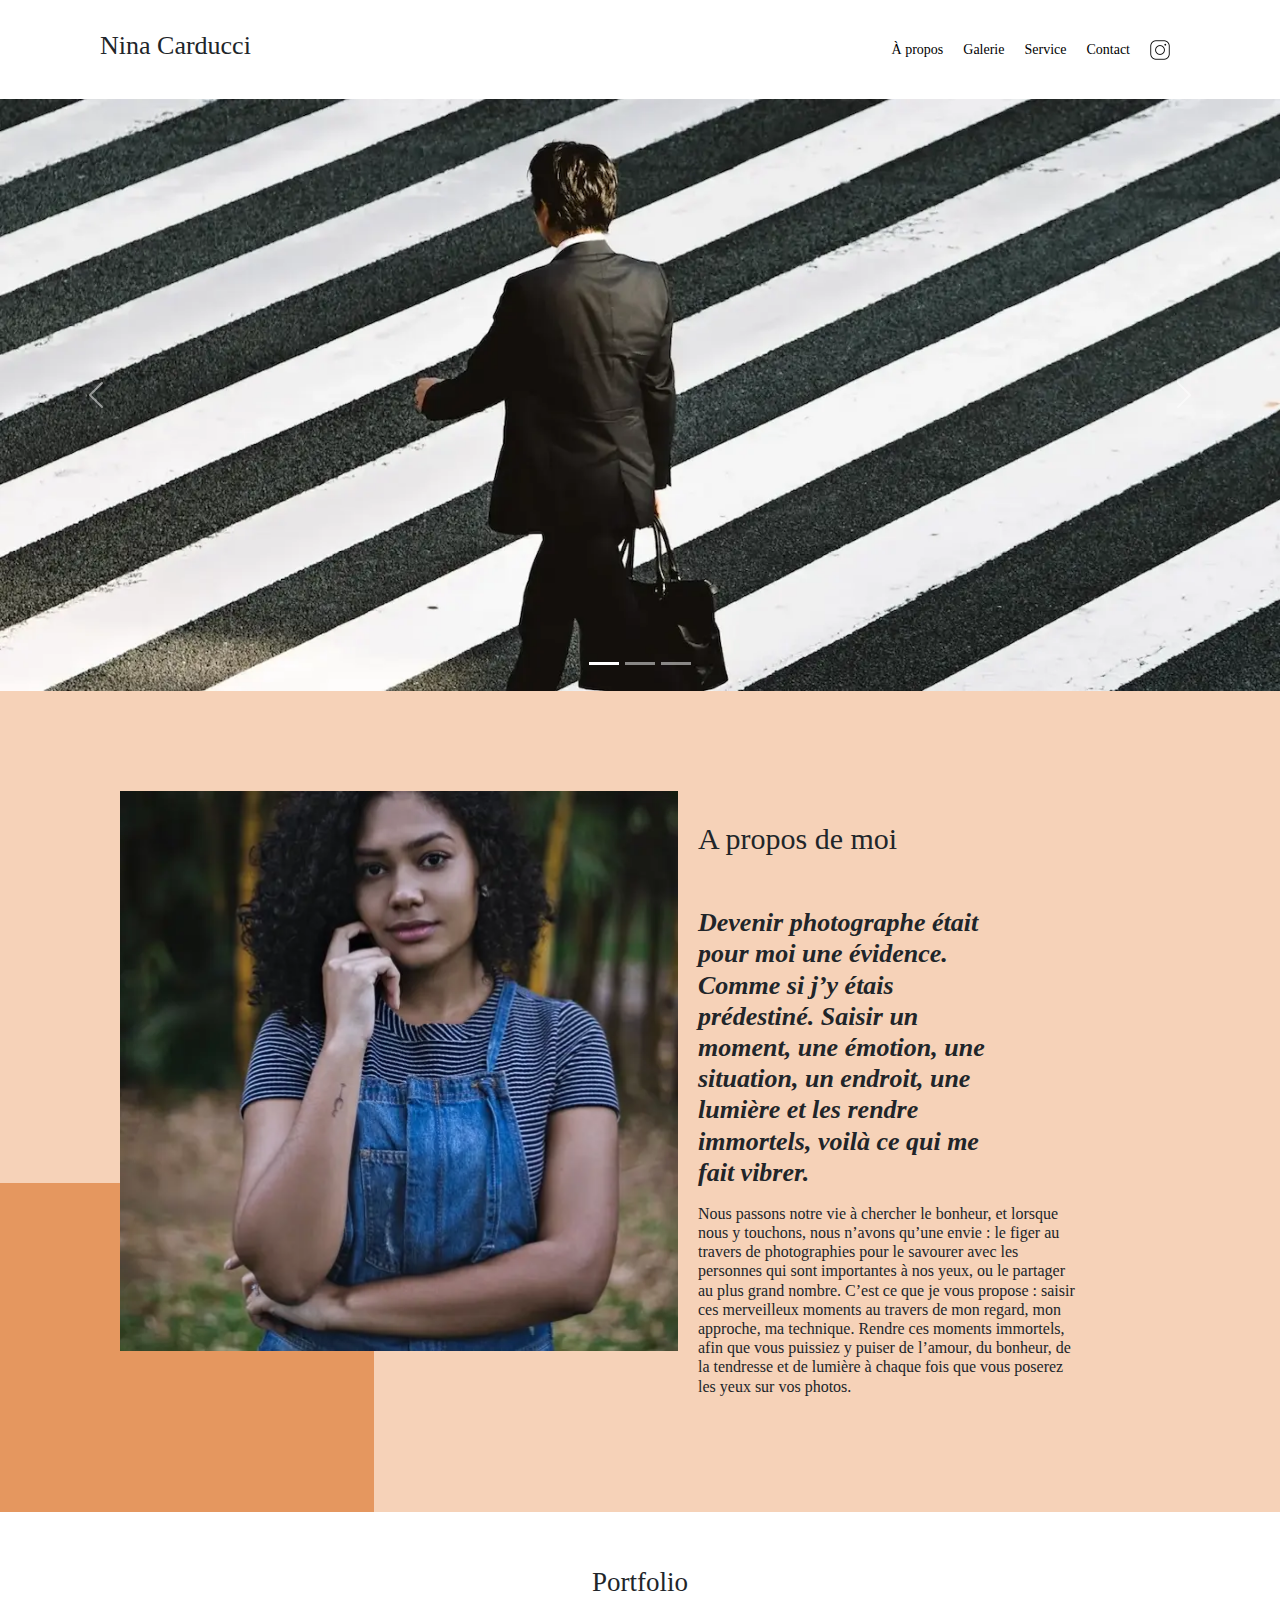
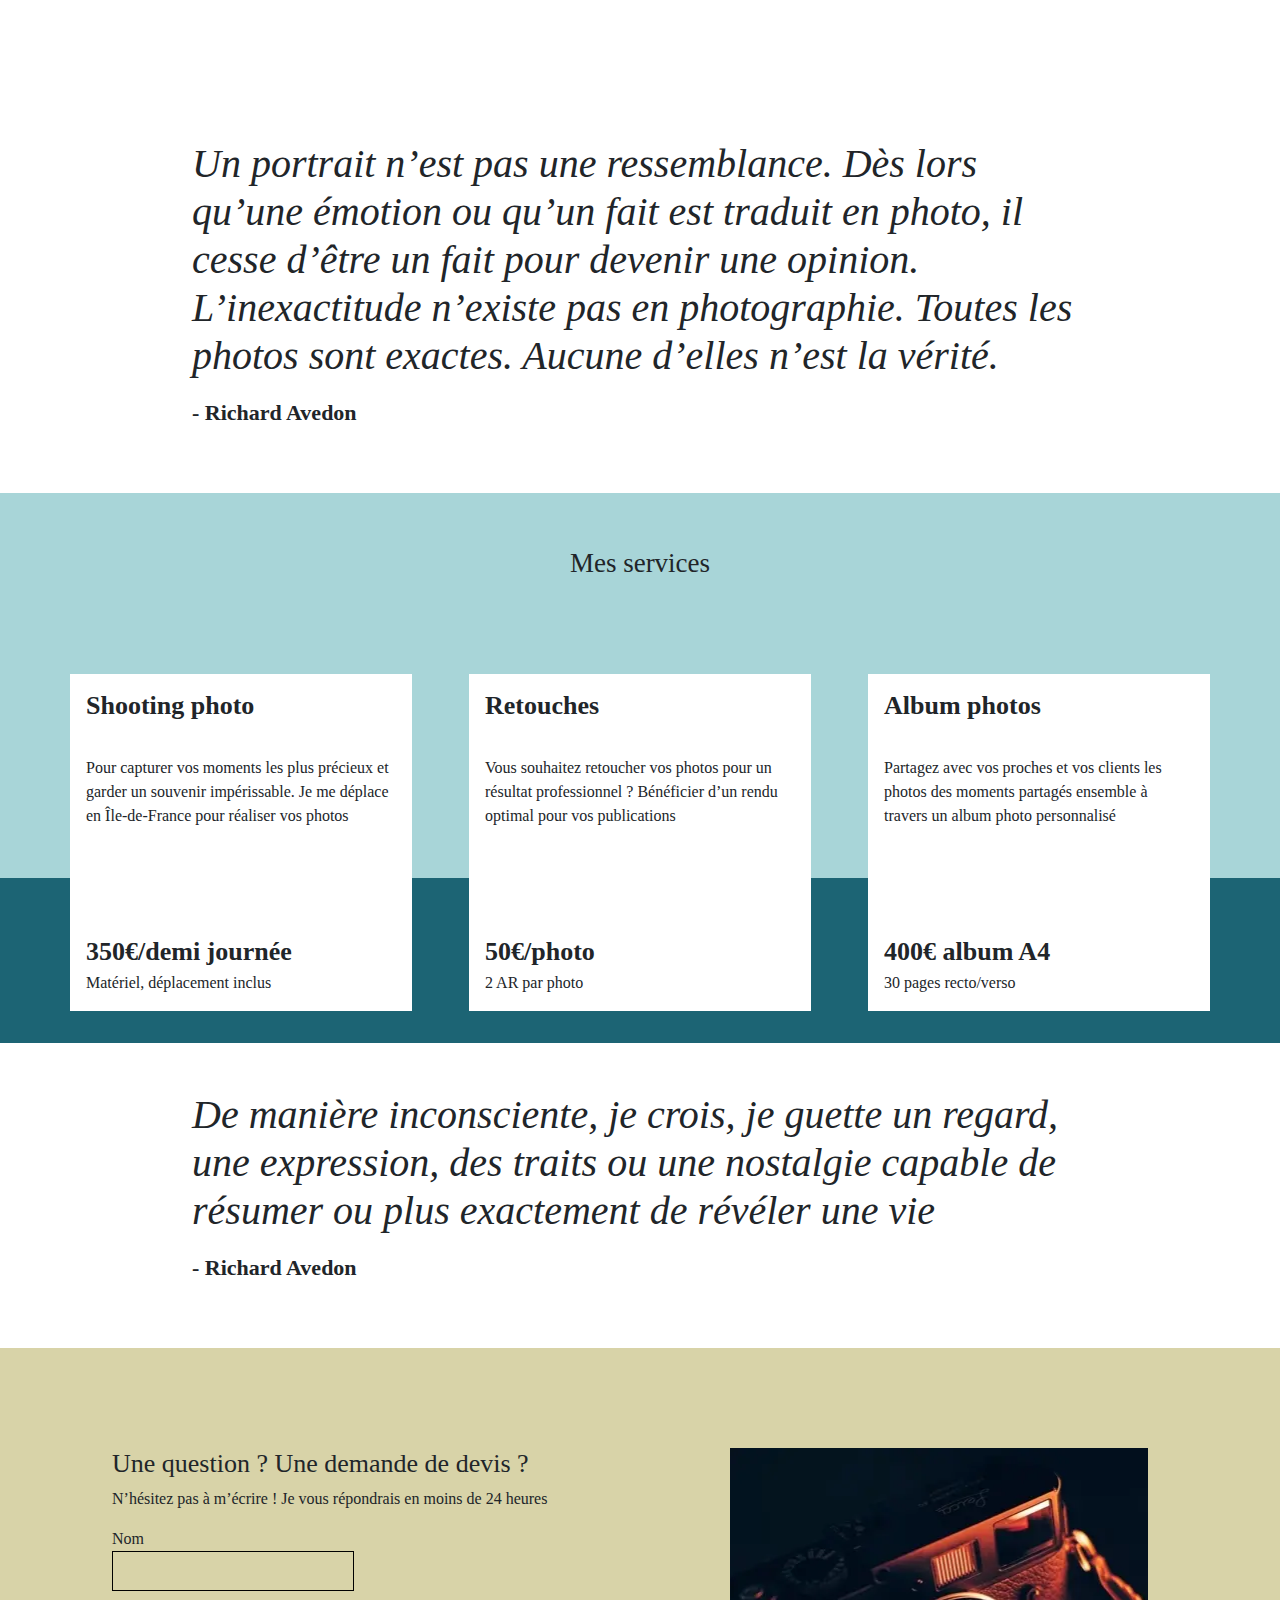
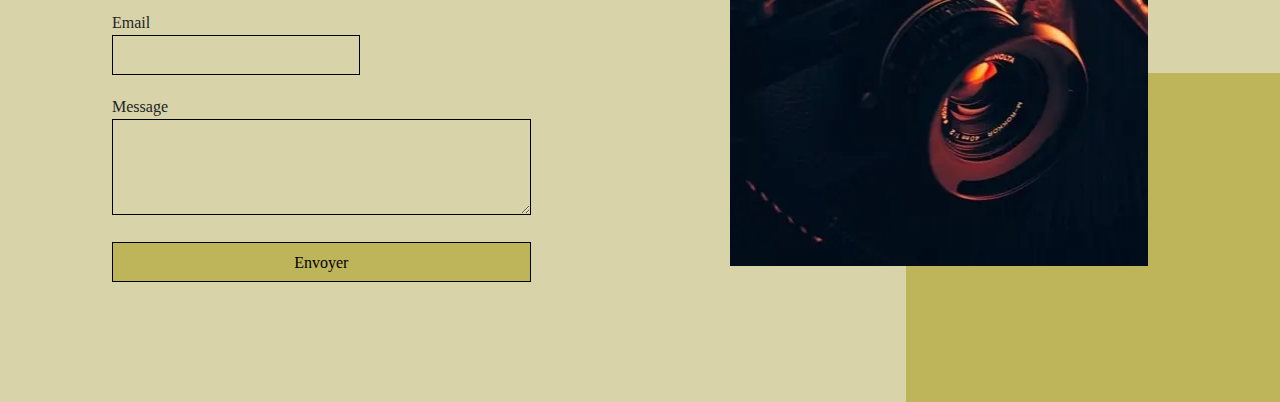
<file: index.html>
<!DOCTYPE html>
<html lang="fr">

<head>

	<head>
		<meta charset="UTF-8" />
		<meta name="viewport" content="width=device-width, initial-scale=1.0" />
		<meta name="author" content="Nina Carducci" />
		<meta name="copyright" content="© Nina Carducci" />
		<meta name="description"
			content="Site web de Nina Carducci, photographe capturant des moments uniques avec passion et créativité." />

		<!-- Meta donnés pour le référencement facebook -->
		<meta property="og:title" content="Nina Carducci - Photographe - Bordeaux" />
		<meta property="og:description"
			content="Site web de Nina Carducci, photographe capturant des moments uniques avec passion et créativité." />
		<meta property="og:image" content="./assets/images/nina.webp" />
		<meta property="og:url" content="./assets/images/nina.webp" />
		<meta property="og:type" content="website" />
		<meta property="og:locale" content="fr_FR" />
		<!-- Meta donnés pour le référencement Twitter -->
		<meta name="twitter:card" content="summary_large_image" />
		<meta name="twitter:title" content="Nina Carducci - Photographe - Bordeaux" />
		<meta name="twitter:description"
			content="Site web de Nina Carducci, photographe capturant des moments uniques avec passion et créativité." />
		<meta name="twitter:image" content="./assets/images/nina.webp" />


		<title>Nina Carducci - Photographe</title>
		<meta name="description"
			content="Capturer les moments les plus précieux de votre vie avec créativité et passion. Photographe professionnelle basée à Bordeaux, spécialisée dans les portraits, les mariages et les événements. Des images authentiques et intemporelles qui racontent votre histoire. Réservez votre séance photo dès maintenant !">

		<link rel="stylesheet" href="./assets/bootstrap/bootstrap.min.css" />
		<link rel="stylesheet" href="./assets/style.css" />
		<link rel="preconnect" href="https://fonts.googleapis.com" defer />
		<link rel="preconnect" href="https://fonts.gstatic.com" crossorigin />
		<!-- <link
			href="https://fonts.googleapis.com/css2?family=Inter&family=Spectral:ital,wght@0,300;0,800;1,300&display=swap"
			rel="stylesheet" defer /> -->
		<link rel="icon" type="image/png" href="./assets/favicon.png" />
		<script type="application/ld+json">
			{
				"@context": "https://schema.org",
				"@type": "LocalBusiness",
				"name": "Nina Carducci Photographe",
				"image": "https://github.com/kyllianschneider/Portfolio-Nina-Carducci/blob/main/assets/images/nina.webp",
				"@id": "https://github.com/kyllianschneider/Portfolio-Nina-Carducci/blob/main/assets/images/nina.webp",
				"url": "https://kyllianschneider.github.io/Portfolio-nina-carducci/",
				"telephone": "05 56 67 78 89",
				"priceRange" : "50-400€+",
				"address": {
					"@type": "PostalAddress",
					"streetAddress": "68 avenue Alsace-Lorraine",
					"addressLocality": "Bordeaux",
					"postalCode": "33200",
					"addressCountry": "FR"
				},
				
				"geo": {
					"@type": "GeoCoordinates",
					"latitude": 44.8465743,
					"longitude": -0.6065366999999999
				},
				"openingHoursSpecification": {
					"@type": "OpeningHoursSpecification",
					"dayOfWeek": [
						"Monday",
						"Tuesday",
						"Wednesday",
						"Thursday",
						"Friday"
					],
					"opens": "10:00",
					"closes": "19:00"
				},
				"sameAs": ["https://www.instagram.com/ninacarducci.photo"]
			}
		</script>

	</head>

<body>
	<header class="top-header">

		<h1 class="name">Nina Carducci</h1>
		<nav>
			<div class="nav">
				<ul>
					<li><a href="#about">À propos</a></li>
					<li><a href="#gallery">Galerie</a></li>
					<li><a href="#services">Service</a></li>
					<li><a href="#contact">Contact</a></li>
					<li><a class="social-link" href="https://www.instagram.com/ninacarducci.photo/?hl=fr"
							target="_blank"><img src="assets/images/instagram.png" alt="Instagram" style="width: 20px; height: 20px;"></a></li>
				</ul>
			</div>
		</nav>


	</header>
	<main>
		<div id="carouselExampleIndicators" class="carousel slide" data-bs-ride="carousel">
			<div class="carousel-indicators">
				<button type="button" data-bs-target="#carouselExampleIndicators" data-bs-slide-to="0" class="active"
					aria-current="true" aria-label="Slide 1"></button>
				<button type="button" data-bs-target="#carouselExampleIndicators" data-bs-slide-to="1"
					aria-label="Slide 2"></button>
				<button type="button" data-bs-target="#carouselExampleIndicators" data-bs-slide-to="2"
					aria-label="Slide 3"></button>
			</div>
			<div class="carousel-inner">

				<div class="carousel-item active">
					<img src="./assets/images/slider/1024/ryoji-1024.webp"
						alt="Homme en costume Traversant un passage piétion" class="d-block " width="1920" height="888"
						style="max-width: 100%; height: auto;" srcset="./assets/images/slider/320/ryoji-320.webp 320w,
							./assets/images/slider/375/ryoji-375.webp 375w,
							./assets/images/slider/425/ryoji-425.webp 425w,
							./assets/images/slider/768/ryoji-768.webp 768w,
							./assets/images/slider/1024/ryoji-1024.webp 1024w,
							./assets/images/slider/1440/ryoji-1440.webp 1440w,
							./assets/images/slider/1920/ryoji-1920.webp 1920w" sizes="100vw">
				</div>

				<div class="carousel-item">
					<img src="./assets/images/slider/1024/nicholas-1024.webp" alt="Foule dans un concert"
						class="d-block " width="1920" height="888" style="max-width: 100%; height: auto;" srcset="./assets/images/slider/320/nicholas-320.webp 320w,
							./assets/images/slider/375/nicholas-375.webp 375w,
							./assets/images/slider/425/nicholas-425.webp 425w,
							./assets/images/slider/768/nicholas-768.webp 768w,
							./assets/images/slider/1024/nicholas-1024.webp 1024w,
							./assets/images/slider/1440/nicholas-1440.webp 1440w,
							./assets/images/slider/1920/nicholas-1920.webp 1920w" sizes="100vw">
				</div>

				<div class="carousel-item">
					<img src="./assets/images/slider/1024/edward-1024.webp" alt="Couple qui dance dans un balet"
						class="d-block " width="1920" height="888" style="max-width: 100%; height: auto;" srcset="./assets/images/slider/320/edward-320.webp 320w,
							./assets/images/slider/375/edward-375.webp 375w,
							./assets/images/slider/425/edward-425.webp 425w,
							./assets/images/slider/768/edward-768.webp 768w,
							./assets/images/slider/1024/edward-1024.webp 1024w,
							./assets/images/slider/1440/edward-1440.webp 1440w,
							./assets/images/slider/1920/edward-1920.webp 1920w" sizes="100vw">
				</div>
			</div>
			<button class="carousel-control-prev" type="button" data-bs-target="#carouselExampleIndicators"
				data-bs-slide="prev">
				<span class="carousel-control-prev-icon" aria-hidden="true"></span>
				<span class="visually-hidden">Previous</span>
			</button>
			<button class="carousel-control-next" type="button" data-bs-target="#carouselExampleIndicators"
				data-bs-slide="next">
				<span class="carousel-control-next-icon" aria-hidden="true"></span>
				<span class="visually-hidden">Next</span>
			</button>
		</div>
		</div>
		<div id="about">
			<div class="picture left">
				<img src="./assets/images/nina.webp" alt="Photo de Nina" style="width: 558px; height: 560px;">
			</div>
			<div id="about-me">
				<h2 class="about-me__title">A propos de moi</h2>
				<p class="about-me__introduction">Devenir photographe était pour moi une évidence. Comme si j’y étais
					prédestiné. Saisir un moment, une émotion, une situation, un endroit, une lumière et les rendre
					immortels, voilà ce qui me fait vibrer.</p>
				<p class="about-me__quote">Nous passons notre vie à chercher le bonheur, et lorsque nous y touchons,
					nous n’avons qu’une envie :
					le
					figer au travers de photographies pour le savourer avec les personnes qui sont importantes à nos
					yeux,
					ou le partager au plus grand nombre.
					C’est ce que je vous propose : saisir ces merveilleux moments au travers de mon regard, mon
					approche, ma
					technique. Rendre ces moments immortels, afin que vous puissiez y puiser de l’amour, du bonheur, de
					la
					tendresse et de lumière à chaque fois que vous poserez les yeux sur vos photos.</p>
			</div>
		</div>
		<div id="gallery">
			<h3 class="title">Portfolio</h3>
			<div class="container py-3">
				<div class="gallery" style="display: none">
					<img data-gallery-tag="Concert" class="gallery-item"
						src="./assets/images/gallery/concerts/aaron-paul-467.webp" width="440" height="440"
						alt="Salle de concert">
					<img data-gallery-tag="Entreprises" class="gallery-item"
						src="./assets/images/gallery/entreprise/ali-morshedlou-467.webp" width="440" height="440"
						alt="Portrait d un homme en costume">
					<img data-gallery-tag="Entreprises" class="gallery-item"
						src="./assets/images/gallery/entreprise/jason-goodman-467.webp" width="440" height="440"
						alt="Femme qui rit dans un openspace">
					<img data-gallery-tag="Mariages" class="gallery-item"
						src="./assets/images/gallery/mariage/hannah-busing-467.webp" width="440" height="440"
						alt="marié se tenant la main zoom sur les mains">
					<img data-gallery-tag="Portrait" class="gallery-item"
						src="./assets/images/gallery/portraits/ade-tunji-467.webp" width="440" height="440"
						alt="Homme fermant les yeux au soleil">
					<img data-gallery-tag="Mariages" class="gallery-item"
						src="./assets/images/gallery/mariage/jakob-owens-467.webp" width="440" height="440"
						alt="Couple marié heureux">
					<img data-gallery-tag="Portrait" class="gallery-item"
						src="./assets/images/gallery/portraits/nino-van-prattenburg-467.webp" width="440" height="440"
						alt="portrait d'une femme deriere une cloture">
					<img data-gallery-tag="Concert" class="gallery-item"
						src="./assets/images/gallery/concerts/austin-neill-467.webp" width="440" height="440"
						alt="Homme qui donne un concert">
					<img data-gallery-tag="Entreprises" class="gallery-item"
						src="./assets/images/gallery/entreprise/mateus-campos-felipe-467.webp" width="440" height="440"
						alt="Femme souriant en openspace">
				</div>
			</div>
			<div class="quote">
				<figure>
					<blockquote class="quote__text">
						Un portrait n’est pas une ressemblance. Dès lors qu’une émotion ou qu’un
						fait est traduit en photo, il cesse d’être un fait pour devenir une opinion. L’inexactitude
						n’existe pas en photographie. Toutes les photos sont exactes. Aucune d’elles n’est la
						vérité.
					</blockquote>
					<figcaption class="quote__author">- Richard Avedon</figcaption>
				</figure>
			</div>
		</div>
		<div id="services">
			<h4 class="title">Mes services</h4>
			<div class="container">
				<div class="service">
					<div class="service__description">
						<h5 class="service__titles" style="font-size: 26px;
						font-weight: bold;
						margin-bottom: 35px;">Shooting photo</h5>
						<p>Pour capturer vos moments les plus précieux et garder un souvenir impérissable. Je me déplace
							en
							Île-de-France pour réaliser vos photos</p>
					</div>
					<div class="service__price">
						<span class="pricetag" style="font-size: 26px;
						font-weight: bold;
						margin-bottom: 35px;">350€/demi journée</span><br />
						<span>Matériel, déplacement inclus</span>
					</div>

				</div>
				<div class="service">
					<div class="service__description">
						<h5 class="service__titles" style="font-size: 26px;
						font-weight: bold;
						margin-bottom: 35px;">Retouches</h5>
						<p>Vous souhaitez retoucher vos photos pour un résultat professionnel ? Bénéficier d’un rendu
							optimal pour vos publications</p>
					</div>
					<div class="service__price">
						<span class="pricetag" style="font-size: 26px;
						font-weight: bold;
						margin-bottom: 35px;">50€/photo</span><br />
						<span>2 AR par photo</span>
					</div>
				</div>
				<div class="service">
					<div class="service__description">
						<h5 class="service__titles" style="font-size: 26px;
						font-weight: bold;
						margin-bottom: 35px;">Album photos</h5>
						<p>Partagez avec vos proches et vos clients les photos des moments partagés ensemble à travers
							un
							album photo personnalisé</p>
					</div>
					<div class="service__price">
						<span class="pricetag" style="font-size: 26px;
						font-weight: bold;
						margin-bottom: 35px;">400€ album A4</span><br />
						<span>30 pages recto/verso</span>
					</div>
				</div>
			</div>
		</div>
		<div class="quote">
			<figure>
				<blockquote class="quote__text">
					De manière inconsciente, je crois, je guette un regard, une
					expression, des
					traits ou une nostalgie capable de résumer ou plus exactement de révéler une vie
				</blockquote>
				<figcaption class="quote__author">- Richard Avedon</figcaption>
			</figure>
		</div>
	</main>
	</div>
	<footer>
		<div id="contact">
			<div class="container">
				<div class="form-container">
					<h6 class="form__title">Une question ? Une demande de devis ?</h6>
					<p> N’hésitez pas à m’écrire ! Je vous répondrais en moins de 24 heures</p>
					<form action="" method="post">
						<label>Nom
							<input type="text" name="nom" id="nom"></label>
						<label>Email
							<input type="email" name="email" id="email"></label>
						<label>Message
							<textarea name="message" id="message" cols="30" rows="10"></textarea>
							<input type="submit" value="Envoyer" /></label>
					</form>
				</div>
				<div class="picture right">
					<img src="./assets/images/camera.webp" alt="Camera" style="width: 418px; height: 418px;">
				</div>
			</div>
		</div>
	</footer>
	<script src="./assets/bootstrap/bootstrap.bundle.min.js"></script>
	<script src="https://code.jquery.com/jquery-3.6.4.min.js"
		integrity="sha256-oP6HI9z1XaZNBrJURtCoUT5SUnxFr8s3BzRl+cbzUq8=" crossorigin="anonymous"></script>
	<script src="./assets/scripts.min.js" defer></script>
	<script src="./assets/maugallery.min.js" defer></script>
</body>

</html>
</file>
<file: assets/style.css>
body {
    max-width: 1920px;
    margin: auto;
}
* {
    font-family: "Inter";
    font-style: normal;
}
.top-header {
    background-color: white;
    position: sticky;
    top: 0;
    z-index: 1000;
    display: flex;
    justify-content: space-between;
    padding-inline: 100px;
    padding-block: 30px;
    align-items: center;
}
.top-header .name {
    font-size: 26px;
}
.nav ul {
    display: flex;
    list-style-type: none;
    font-size: 14px;
    margin-bottom: 0;
}
.nav li {
    padding-inline: 10px;
}
.nav a {
    text-decoration: none;
    color: #000;
}
.social-link img {
    width: 20px;
}
#about {
    display: flex;
    background-color: #f6d2b8;
    padding-inline: 100px;
    padding-block: 100px;
    position: relative;
}
.picture.left::before {
    content: " ";
    background-color: #e5975f;
    width: 374px;
    height: 329px;
    position: absolute;
    bottom: 0;
    left: 0;
    z-index: -1;
}
.picture {
    flex: 1;
    margin: 0 20px;
    z-index: 0;
}
.picture img {
    width: 100%;
}
#about-me {
    flex: 2;
}
.about-me__title {
    margin-top: 1em;
    margin-bottom: 50px;
    font-size: 30px;
}
#about .about-me__introduction {
    font-family: "Spectral";
    font-weight: 800;
    font-style: italic;
    width: 60%;
    font-size: 26px;
}
#about-me p {
    width: 80%;
    font-size: 16px;
    line-height: 1.2;
}
.title {
    text-align: center;
    padding-block: 2em;
    font-size: 27px;
}
.gallery .nav {
    justify-content: center;
}
.gallery .nav .nav-item {
    cursor: pointer;
}
.nav-pills .nav-link.active,
.nav-pills .show > .nav-link {
    color: #000;
    background-color: #beb45a;
    border-radius: 0;
}
.nav-pills .nav-link {
    color: #000;
}
.item-column {
    position: relative;
    margin-bottom: 0 !important;
    padding: 0;
}
.item-column::after {
    content: "";
    display: block;
    padding-bottom: 100%;
}
.gallery-item {
    position: absolute;
    width: 100%;
    height: 100%;
    object-fit: cover;
    padding: 0.5em;
	cursor: pointer;
}
.mg-prev,
.mg-next {
    width: 30px;
    height: 30px;
    border-radius: 00%;
    justify-content: center;
    align-items: center;
    display: flex;
    font-size: 24px;
}
.quote {
    font-family: "Spectral";
    font-style: italic;
    width: 70%;
    margin: auto;
    padding-block: 3em;
}
.quote__text {
    font-family: Spectral;
    font-style: italic;
    font-weight: 300;
    font-size: 40px;
    line-height: 1.2;
}
.quote__author {
    font-family: Spectral;
    font-weight: 800;
    font-size: 22px;
}
#services {
    margin: auto;
    background-color: #a8d5d8;
    position: relative;
}
#services .container::before {
    content: " ";
    background-color: #1c6474;
    position: absolute;
    width: 100%;
    height: 30%;
    bottom: 0;
    left: 0;
    z-index: 0;
}
#services .container {
    justify-content: space-between;
    display: flex;
    padding: 2em 0;
}
.service {
    background-color: white;
    max-width: 390px;
    width: 30%;
    height: 337px;
    padding: 1em;
    display: flex;
    flex-direction: column;
    justify-content: space-between;
    z-index: 1;
}
#contact {
    margin: auto;
    background-color: #d8d3a8;
    position: relative;
    padding-inline: 100px;
    padding-block: 100px;
}
#contact .container {
    display: flex;
}
.picture.right::before {
    content: " ";
    background-color: #beb45a;
    width: 374px;
    height: 329px;
    position: absolute;
    bottom: 0;
    right: 0;
    z-index: -1;
}
.form-container {
    flex: 2;
}
form {
    display: flex;
    flex-direction: column;
    width: 70%;
    align-items: flex-start;
}

.form__title{
    font-size: 26px;
}
form input {
    width: 100%;
    background-color: transparent;
    border: solid 1px;
    height: 2.5em;
    margin-bottom: 20px;
}
form textarea {
    width: 100%;
    background-color: transparent;
    border: solid 1px;
    height: 5em;
    line-height: 2.5em;
    font-size: 1.2em;
    margin-bottom: 20px;
}
input[type="submit"] {
    background-color: #beb45a;
    padding: 0.5em 1em;
}
@media all and (max-width: 1180px) {
    .picture {
        flex: 2;
    }
    #about,
    #contact .container {
        align-items: center;
    }
    .about-me__title {
        margin-top: 0;
        margin-bottom: 1em;
    }
    #about-me .about-me__introduction,
    #about-me p {
        width: 100%;
    }
}
@media all and (max-width: 1000px) {
    #about {
        flex-direction: column;
    }
    .picture {
        width: 50%;
    }
    .picture.left::before {
        width: 100%;
        height: 30%;
        position: absolute;
        bottom: auto;
        top: 0;
        left: 0;
        z-index: -1;
    }
    .about-me__title {
        text-align: center;
        margin-top: 1em;
    }
    #services .container {
        flex-direction: column;
    }
    .service {
        width: 100%;
        max-width: 100%;
        height: auto;
        margin: 2em 0;
    }
    .service__description {
        margin-bottom: 1em;
    }
    #services .container::before {
        width: 30%;
        height: 100%;
        bottom: 0;
        right: 0;
        left: auto;
        z-index: 0;
    }
    #contact .container {
        flex-direction: column;
    }
    #contact .picture.right {
        margin-top: 1em;
    }
    .picture.right::before {
        width: 100%;
        height: 30%;
        position: absolute;
        bottom: 0;
        right: 0;
        z-index: -1;
    }
}
@media all and (max-width: 650px) {
    .top-header {
        flex-direction: column;
        padding-inline: 0;
    }
    .top-header .nav,
    .top-header .nav ul {
        width: 100%;
        padding: 0 0 0 0;
    }
    .top-header .nav li {
        flex: 1;
        padding-block: 1em;
        text-align: center;
    }
    .picture.left::before,
    .picture.right::before {
        height: 150px;
    }
    #services .container {
        align-items: center;
    }
    .service {
        max-width: 90%;
    }
    #about,
    #contact {
        padding-inline: 2em;
        padding-block: 2em;
    }
    form {
        width: 100%;
    }
    .picture {
        width: 80%;
    }
}
@media all and (max-width: 400px) {
    .nav a {
        font-size: 10px;
    }
}
</file>
